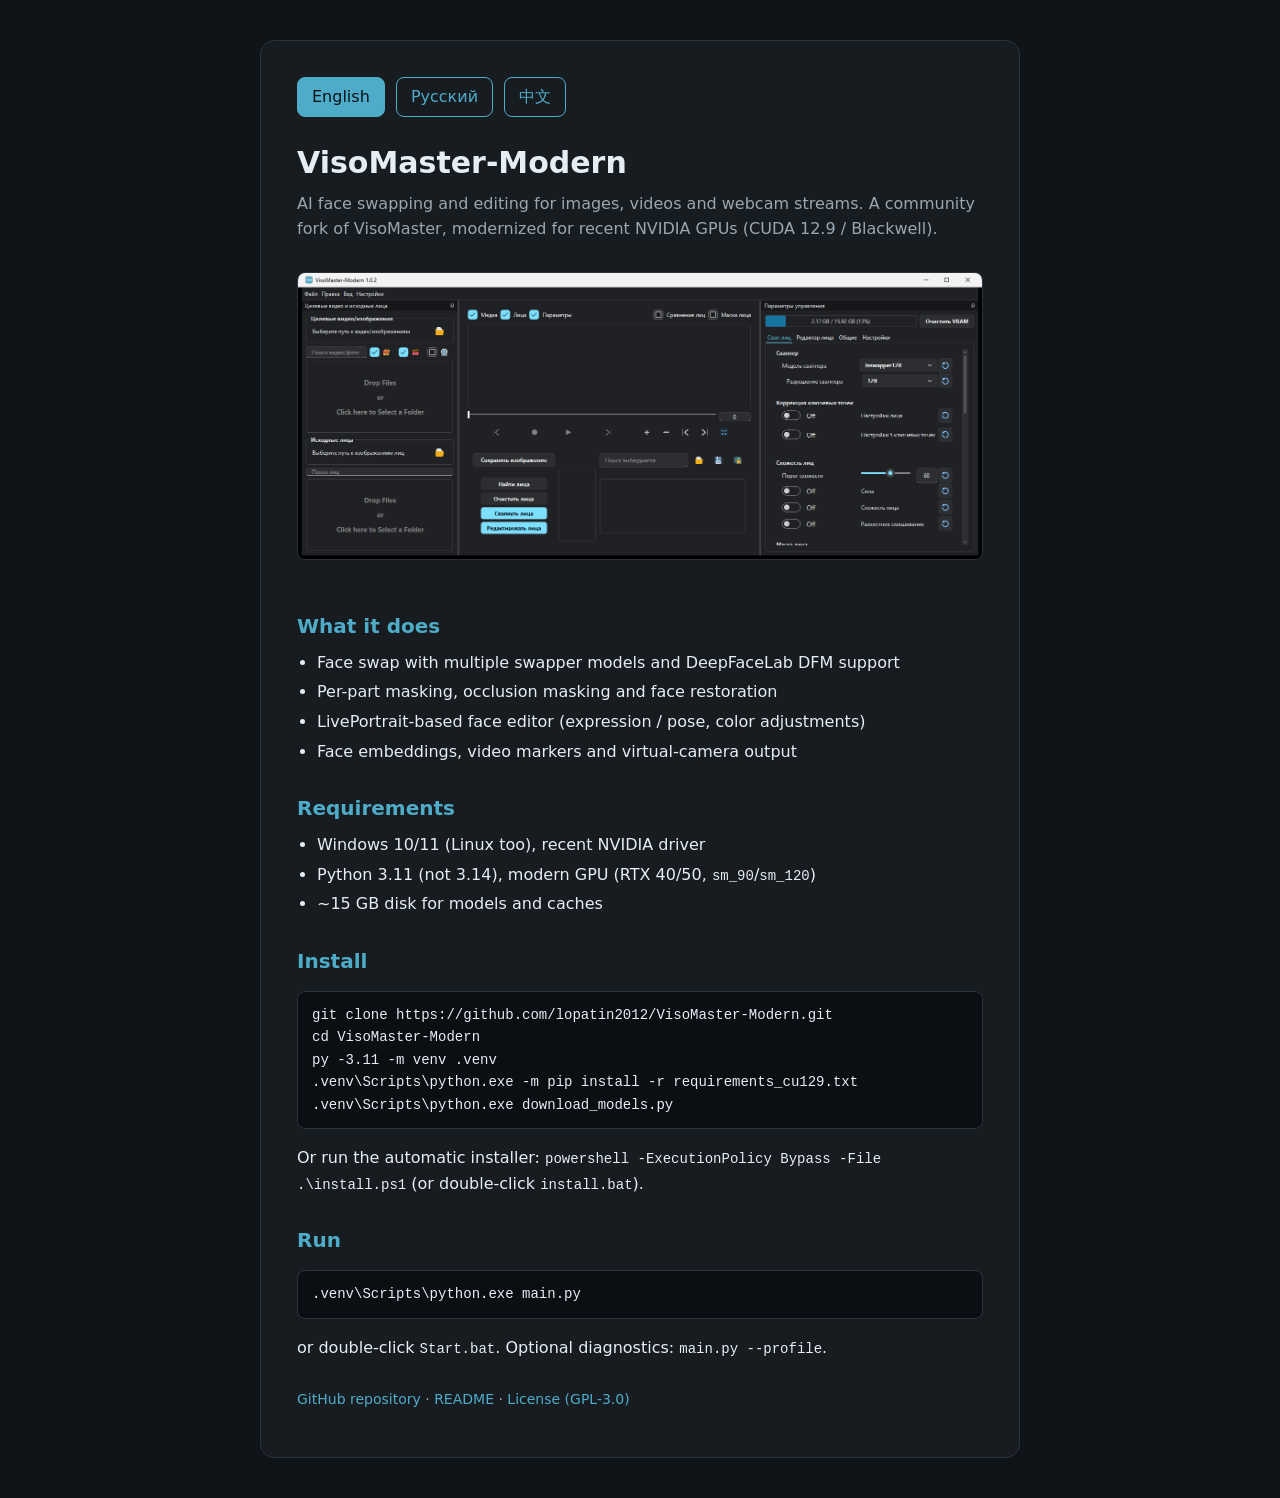
<file: docs/index.html>
<!doctype html>
<html lang="en">
<head>
  <meta charset="utf-8">
  <meta name="viewport" content="width=device-width, initial-scale=1">
  <title>VisoMaster-Modern</title>
  <link rel="stylesheet" href="style.css">
  <script>
    (function () {
      var forced = new URLSearchParams(location.search).get("lang");
      var target = "en";
      if (forced === "en" || forced === "ru" || forced === "zh") {
        target = forced;
      } else {
        var langs = navigator.languages || [navigator.language || "en"];
        for (var i = 0; i < langs.length; i++) {
          var code = String(langs[i]).toLowerCase();
          if (code.indexOf("ru") === 0) { target = "ru"; break; }
          if (code.indexOf("zh") === 0) { target = "zh"; break; }
        }
      }
      location.replace(target + ".html");
    })();
  </script>
</head>
<body>
  <main class="card">
    <h1>VisoMaster-Modern</h1>
    <p class="lead">Choose a language / Выберите язык / 选择语言</p>
    <p>
      <a class="btn" href="en.html">English</a>
      <a class="btn" href="ru.html">Русский</a>
      <a class="btn" href="zh.html">中文</a>
    </p>
  </main>
</body>
</html>
</file>
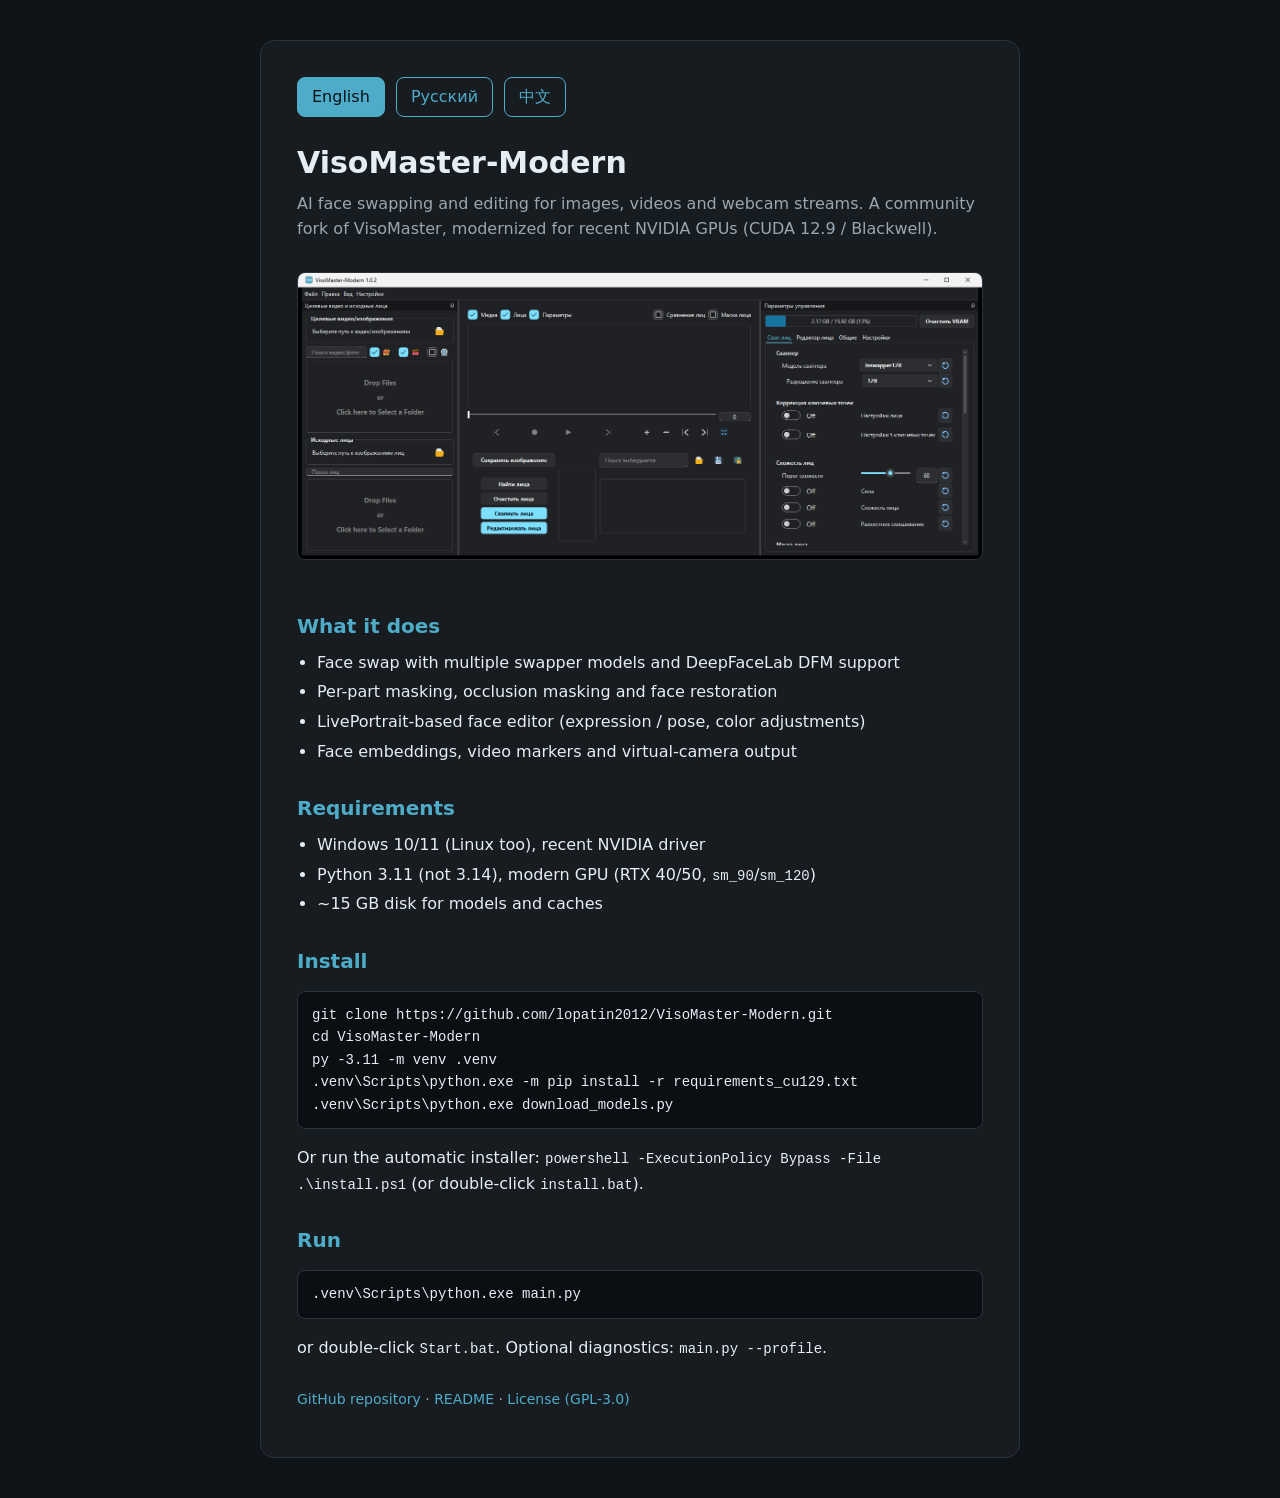
<file: docs/en.html>
<!doctype html>
<html lang="en">
<head>
  <meta charset="utf-8">
  <meta name="viewport" content="width=device-width, initial-scale=1">
  <title>VisoMaster-Modern</title>
  <link rel="stylesheet" href="style.css">
</head>
<body>
  <main class="card">
    <nav class="lang">
      <a class="btn active" href="en.html">English</a>
      <a class="btn" href="ru.html">Русский</a>
      <a class="btn" href="zh.html">中文</a>
    </nav>

    <h1>VisoMaster-Modern</h1>
    <p class="lead">AI face swapping and editing for images, videos and webcam streams.
      A community fork of VisoMaster, modernized for recent NVIDIA GPUs (CUDA 12.9 / Blackwell).</p>

    <img class="screenshot" src="screenshot.png" alt="VisoMaster-Modern interface">

    <h2>What it does</h2>
    <ul>
      <li>Face swap with multiple swapper models and DeepFaceLab DFM support</li>
      <li>Per-part masking, occlusion masking and face restoration</li>
      <li>LivePortrait-based face editor (expression / pose, color adjustments)</li>
      <li>Face embeddings, video markers and virtual-camera output</li>
    </ul>

    <h2>Requirements</h2>
    <ul>
      <li>Windows 10/11 (Linux too), recent NVIDIA driver</li>
      <li>Python 3.11 (not 3.14), modern GPU (RTX 40/50, <code>sm_90</code>/<code>sm_120</code>)</li>
      <li>~15 GB disk for models and caches</li>
    </ul>

    <h2>Install</h2>
    <pre><code>git clone https://github.com/lopatin2012/VisoMaster-Modern.git
cd VisoMaster-Modern
py -3.11 -m venv .venv
.venv\Scripts\python.exe -m pip install -r requirements_cu129.txt
.venv\Scripts\python.exe download_models.py</code></pre>
    <p>Or run the automatic installer: <code>powershell -ExecutionPolicy Bypass -File .\install.ps1</code>
      (or double-click <code>install.bat</code>).</p>

    <h2>Run</h2>
    <pre><code>.venv\Scripts\python.exe main.py</code></pre>
    <p>or double-click <code>Start.bat</code>. Optional diagnostics: <code>main.py --profile</code>.</p>

    <p class="footer">
      <a href="https://github.com/lopatin2012/VisoMaster-Modern">GitHub repository</a> ·
      <a href="https://github.com/lopatin2012/VisoMaster-Modern/blob/main/README.md">README</a> ·
      <a href="https://github.com/lopatin2012/VisoMaster-Modern/blob/main/LICENSE">License (GPL-3.0)</a>
    </p>
  </main>
</body>
</html>
</file>
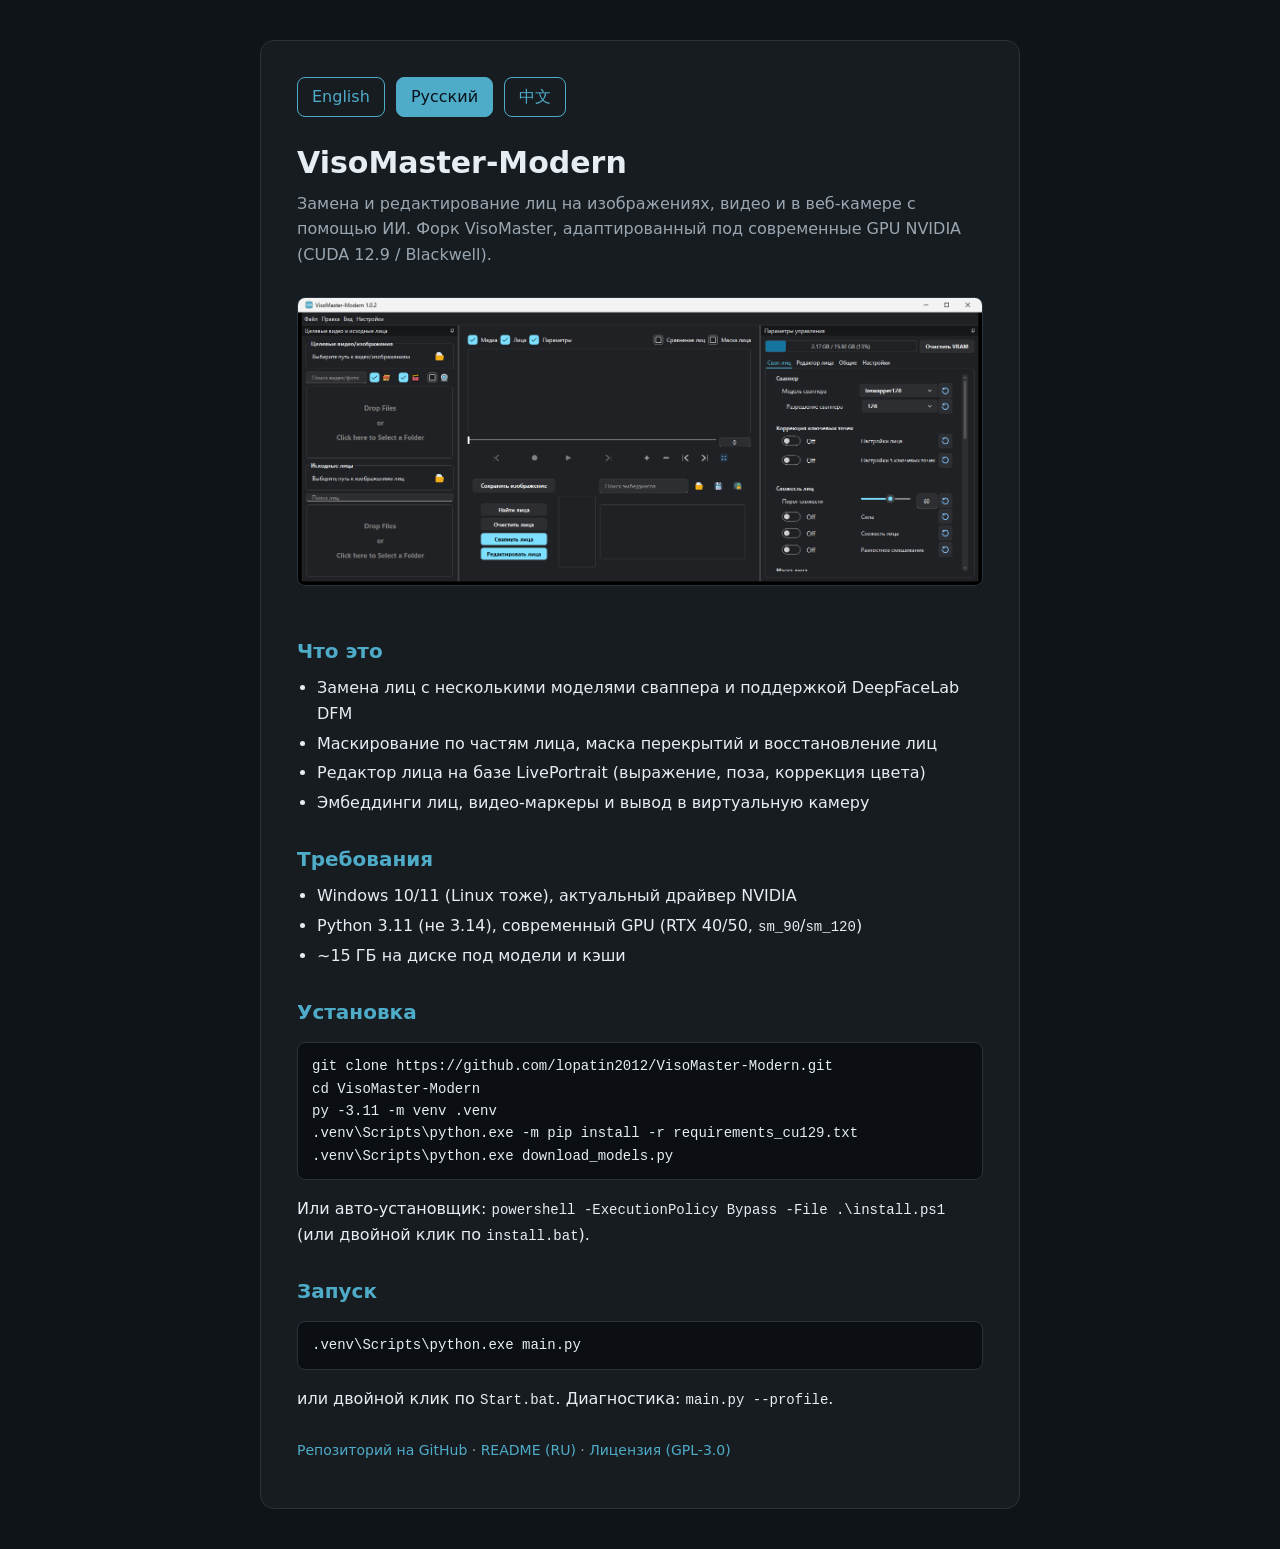
<file: docs/ru.html>
<!doctype html>
<html lang="ru">
<head>
  <meta charset="utf-8">
  <meta name="viewport" content="width=device-width, initial-scale=1">
  <title>VisoMaster-Modern</title>
  <link rel="stylesheet" href="style.css">
</head>
<body>
  <main class="card">
    <nav class="lang">
      <a class="btn" href="en.html">English</a>
      <a class="btn active" href="ru.html">Русский</a>
      <a class="btn" href="zh.html">中文</a>
    </nav>

    <h1>VisoMaster-Modern</h1>
    <p class="lead">Замена и редактирование лиц на изображениях, видео и в веб-камере с помощью ИИ.
      Форк VisoMaster, адаптированный под современные GPU NVIDIA (CUDA 12.9 / Blackwell).</p>

    <img class="screenshot" src="screenshot.png" alt="Интерфейс VisoMaster-Modern">

    <h2>Что это</h2>
    <ul>
      <li>Замена лиц с несколькими моделями сваппера и поддержкой DeepFaceLab DFM</li>
      <li>Маскирование по частям лица, маска перекрытий и восстановление лиц</li>
      <li>Редактор лица на базе LivePortrait (выражение, поза, коррекция цвета)</li>
      <li>Эмбеддинги лиц, видео-маркеры и вывод в виртуальную камеру</li>
    </ul>

    <h2>Требования</h2>
    <ul>
      <li>Windows 10/11 (Linux тоже), актуальный драйвер NVIDIA</li>
      <li>Python 3.11 (не 3.14), современный GPU (RTX 40/50, <code>sm_90</code>/<code>sm_120</code>)</li>
      <li>~15 ГБ на диске под модели и кэши</li>
    </ul>

    <h2>Установка</h2>
    <pre><code>git clone https://github.com/lopatin2012/VisoMaster-Modern.git
cd VisoMaster-Modern
py -3.11 -m venv .venv
.venv\Scripts\python.exe -m pip install -r requirements_cu129.txt
.venv\Scripts\python.exe download_models.py</code></pre>
    <p>Или авто-установщик: <code>powershell -ExecutionPolicy Bypass -File .\install.ps1</code>
      (или двойной клик по <code>install.bat</code>).</p>

    <h2>Запуск</h2>
    <pre><code>.venv\Scripts\python.exe main.py</code></pre>
    <p>или двойной клик по <code>Start.bat</code>. Диагностика: <code>main.py --profile</code>.</p>

    <p class="footer">
      <a href="https://github.com/lopatin2012/VisoMaster-Modern">Репозиторий на GitHub</a> ·
      <a href="https://github.com/lopatin2012/VisoMaster-Modern/blob/main/README.ru.md">README (RU)</a> ·
      <a href="https://github.com/lopatin2012/VisoMaster-Modern/blob/main/LICENSE">Лицензия (GPL-3.0)</a>
    </p>
  </main>
</body>
</html>
</file>
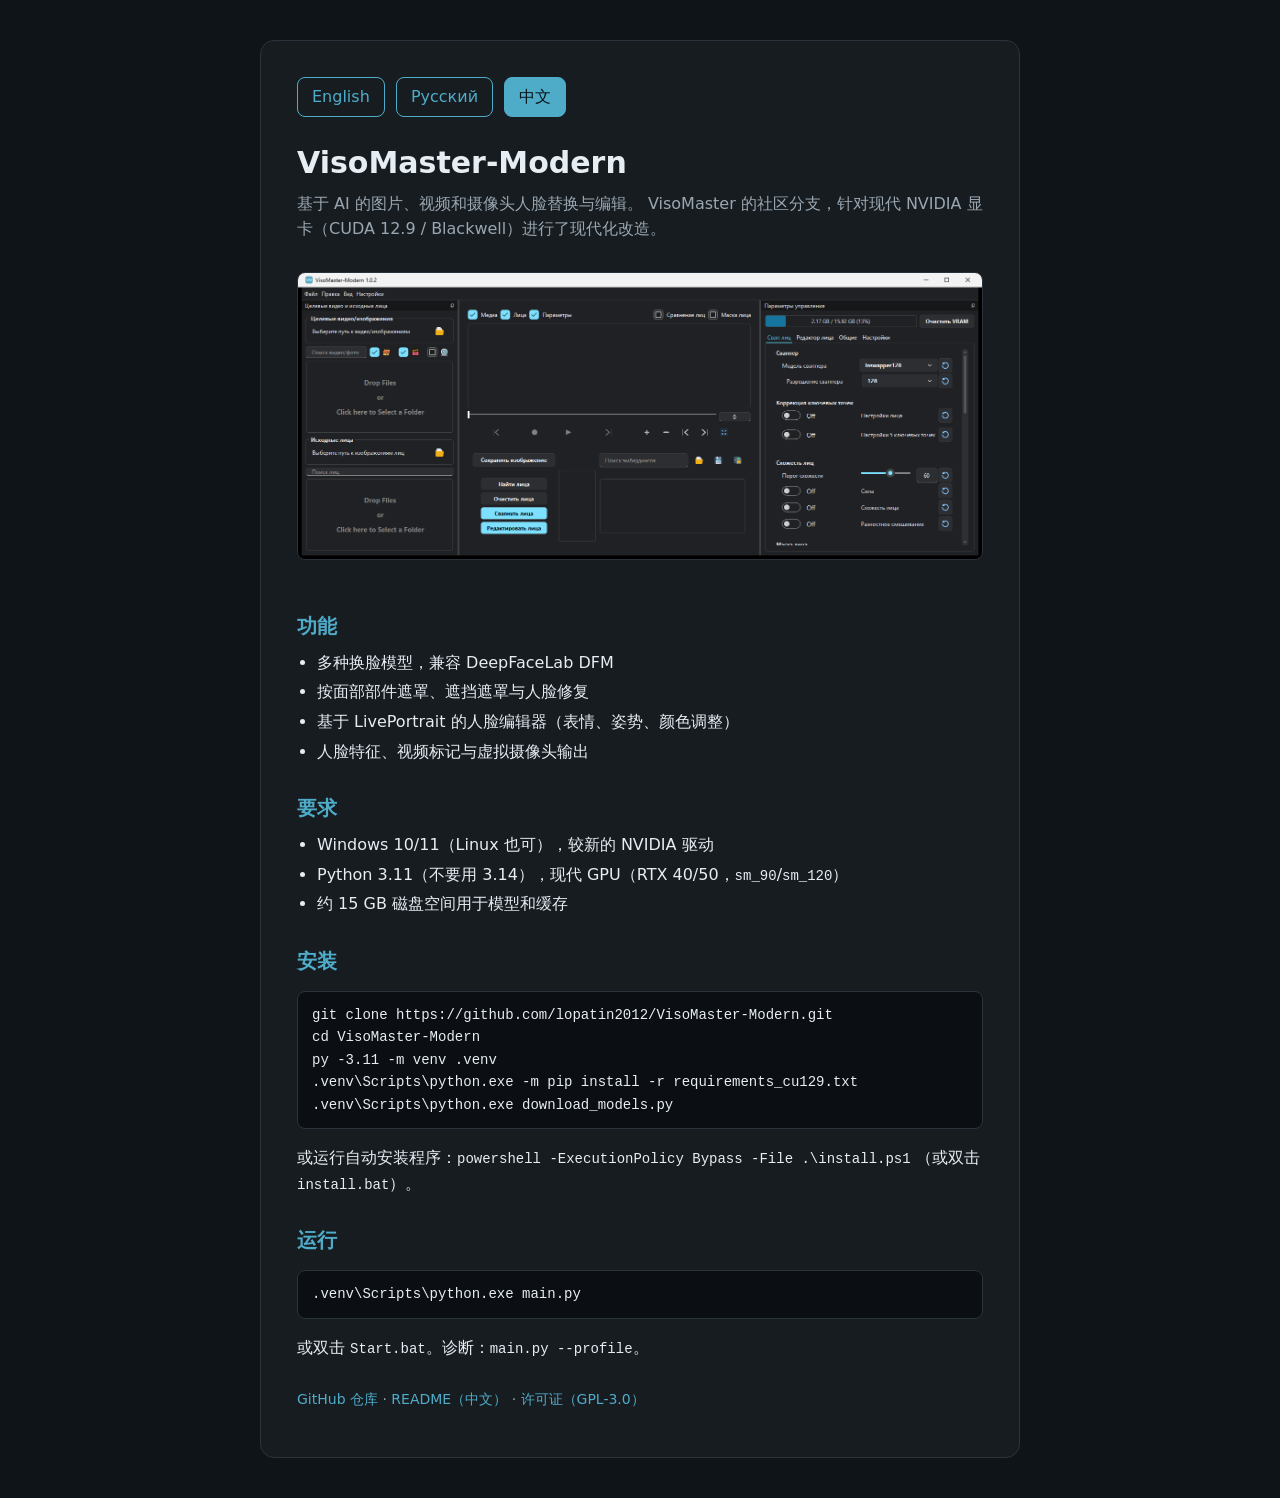
<file: docs/zh.html>
<!doctype html>
<html lang="zh-CN">
<head>
  <meta charset="utf-8">
  <meta name="viewport" content="width=device-width, initial-scale=1">
  <title>VisoMaster-Modern</title>
  <link rel="stylesheet" href="style.css">
</head>
<body>
  <main class="card">
    <nav class="lang">
      <a class="btn" href="en.html">English</a>
      <a class="btn" href="ru.html">Русский</a>
      <a class="btn active" href="zh.html">中文</a>
    </nav>

    <h1>VisoMaster-Modern</h1>
    <p class="lead">基于 AI 的图片、视频和摄像头人脸替换与编辑。
      VisoMaster 的社区分支，针对现代 NVIDIA 显卡（CUDA 12.9 / Blackwell）进行了现代化改造。</p>

    <img class="screenshot" src="screenshot.png" alt="VisoMaster-Modern 界面">

    <h2>功能</h2>
    <ul>
      <li>多种换脸模型，兼容 DeepFaceLab DFM</li>
      <li>按面部部件遮罩、遮挡遮罩与人脸修复</li>
      <li>基于 LivePortrait 的人脸编辑器（表情、姿势、颜色调整）</li>
      <li>人脸特征、视频标记与虚拟摄像头输出</li>
    </ul>

    <h2>要求</h2>
    <ul>
      <li>Windows 10/11（Linux 也可），较新的 NVIDIA 驱动</li>
      <li>Python 3.11（不要用 3.14），现代 GPU（RTX 40/50，<code>sm_90</code>/<code>sm_120</code>）</li>
      <li>约 15 GB 磁盘空间用于模型和缓存</li>
    </ul>

    <h2>安装</h2>
    <pre><code>git clone https://github.com/lopatin2012/VisoMaster-Modern.git
cd VisoMaster-Modern
py -3.11 -m venv .venv
.venv\Scripts\python.exe -m pip install -r requirements_cu129.txt
.venv\Scripts\python.exe download_models.py</code></pre>
    <p>或运行自动安装程序：<code>powershell -ExecutionPolicy Bypass -File .\install.ps1</code>
      （或双击 <code>install.bat</code>）。</p>

    <h2>运行</h2>
    <pre><code>.venv\Scripts\python.exe main.py</code></pre>
    <p>或双击 <code>Start.bat</code>。诊断：<code>main.py --profile</code>。</p>

    <p class="footer">
      <a href="https://github.com/lopatin2012/VisoMaster-Modern">GitHub 仓库</a> ·
      <a href="https://github.com/lopatin2012/VisoMaster-Modern/blob/main/README.zh.md">README（中文）</a> ·
      <a href="https://github.com/lopatin2012/VisoMaster-Modern/blob/main/LICENSE">许可证（GPL-3.0）</a>
    </p>
  </main>
</body>
</html>
</file>
<file: docs/style.css>
:root {
  --bg: #0f1418;
  --card: #171c21;
  --text: #e6edf3;
  --muted: #9aa7b1;
  --accent: #4facc9;
  --border: #2a333c;
}

* { box-sizing: border-box; }

body {
  margin: 0;
  min-height: 100vh;
  background: var(--bg);
  color: var(--text);
  font: 16px/1.6 "Segoe UI", "Microsoft YaHei", system-ui, sans-serif;
  display: flex;
  justify-content: center;
  padding: 40px 16px;
}

.card {
  width: 100%;
  max-width: 760px;
  background: var(--card);
  border: 1px solid var(--border);
  border-radius: 14px;
  padding: 32px 36px;
}

h1 { margin: 0 0 4px; font-size: 30px; }
h2 { margin: 28px 0 8px; font-size: 20px; color: var(--accent); }
p.lead { color: var(--muted); margin-top: 0; }
ul { margin: 8px 0; padding-left: 20px; }
li { margin: 4px 0; }

a { color: var(--accent); text-decoration: none; }
a:hover { text-decoration: underline; }

.btn {
  display: inline-block;
  padding: 6px 14px;
  margin: 4px 6px 4px 0;
  border: 1px solid var(--accent);
  border-radius: 8px;
  color: var(--accent);
}
.btn.active { background: var(--accent); color: #08121a; }

pre, code {
  font-family: Consolas, "Cascadia Mono", monospace;
  font-size: 14px;
}
pre {
  background: #0b0f13;
  border: 1px solid var(--border);
  border-radius: 8px;
  padding: 12px 14px;
  overflow-x: auto;
}

.lang { margin-bottom: 18px; }

img.screenshot {
  width: 100%;
  border-radius: 8px;
  border: 1px solid var(--border);
  margin: 14px 0;
}
.footer { margin-top: 28px; color: var(--muted); font-size: 14px; }
</file>
